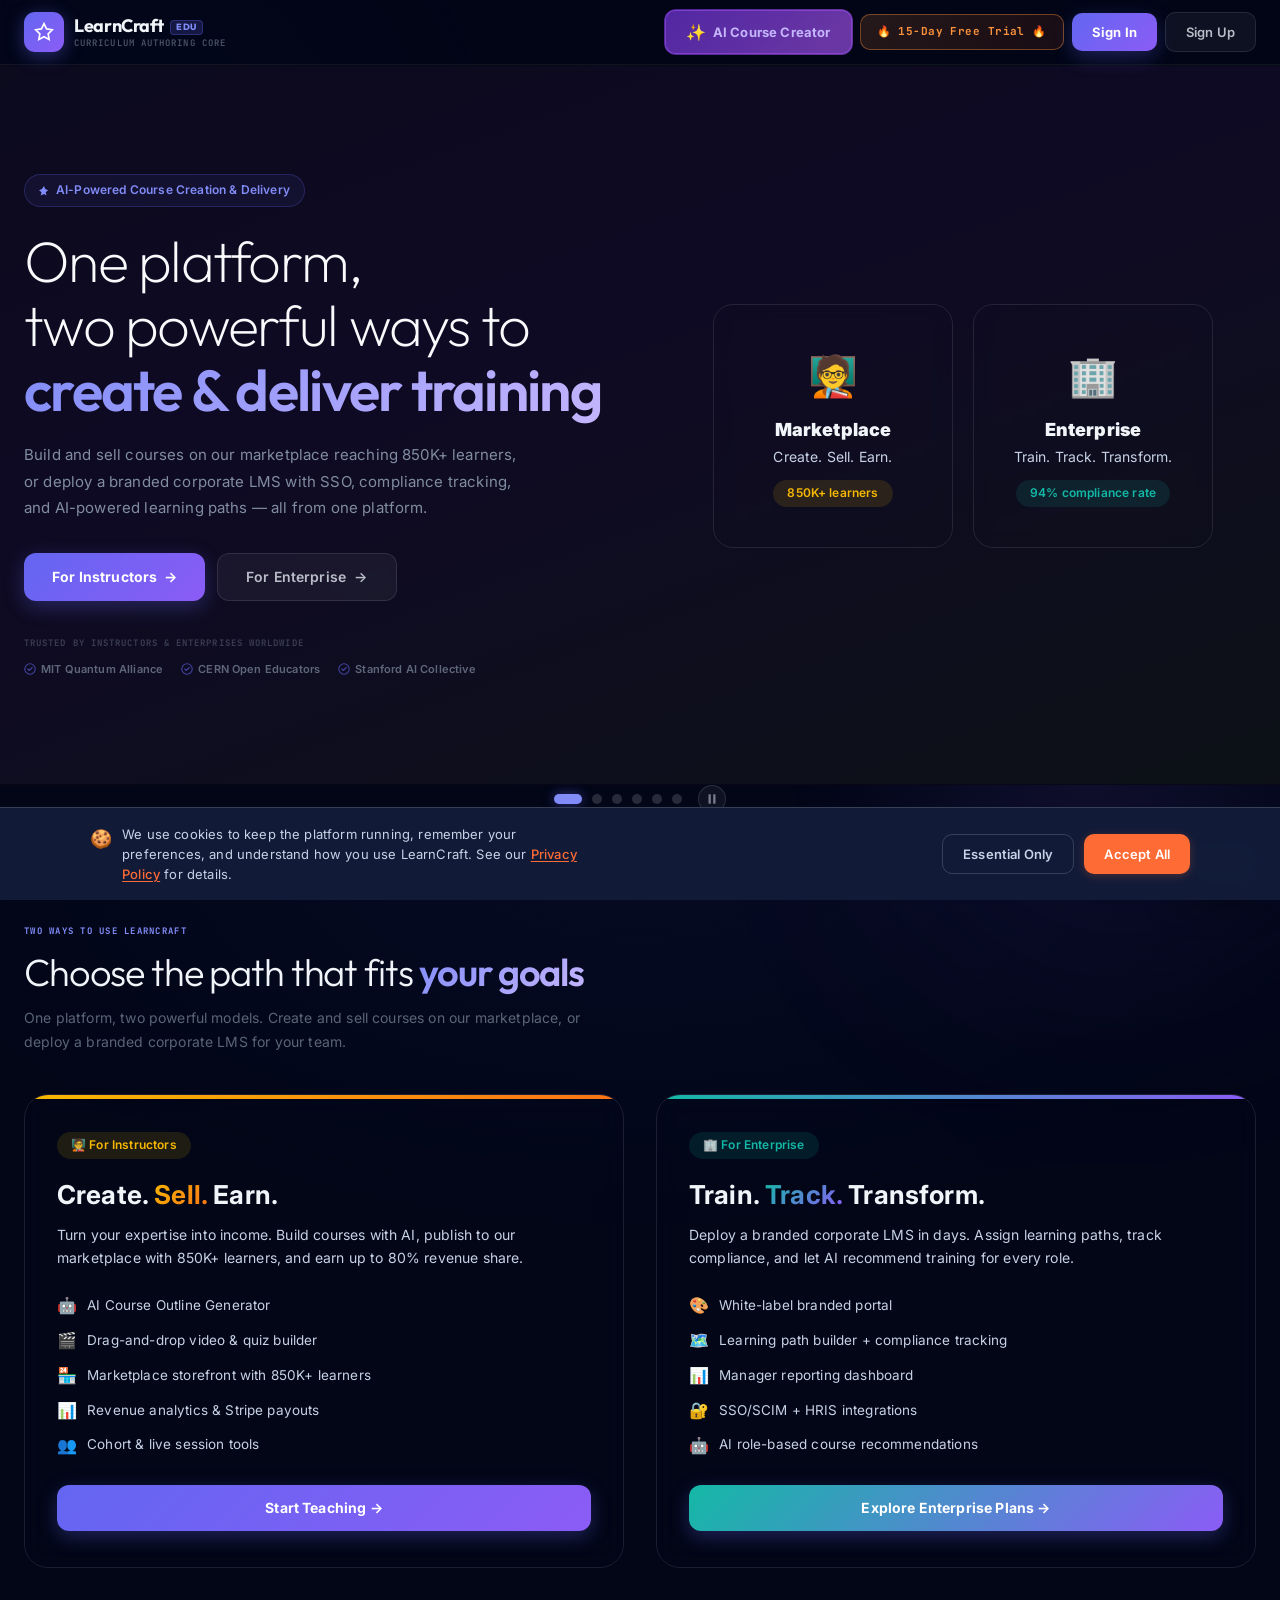
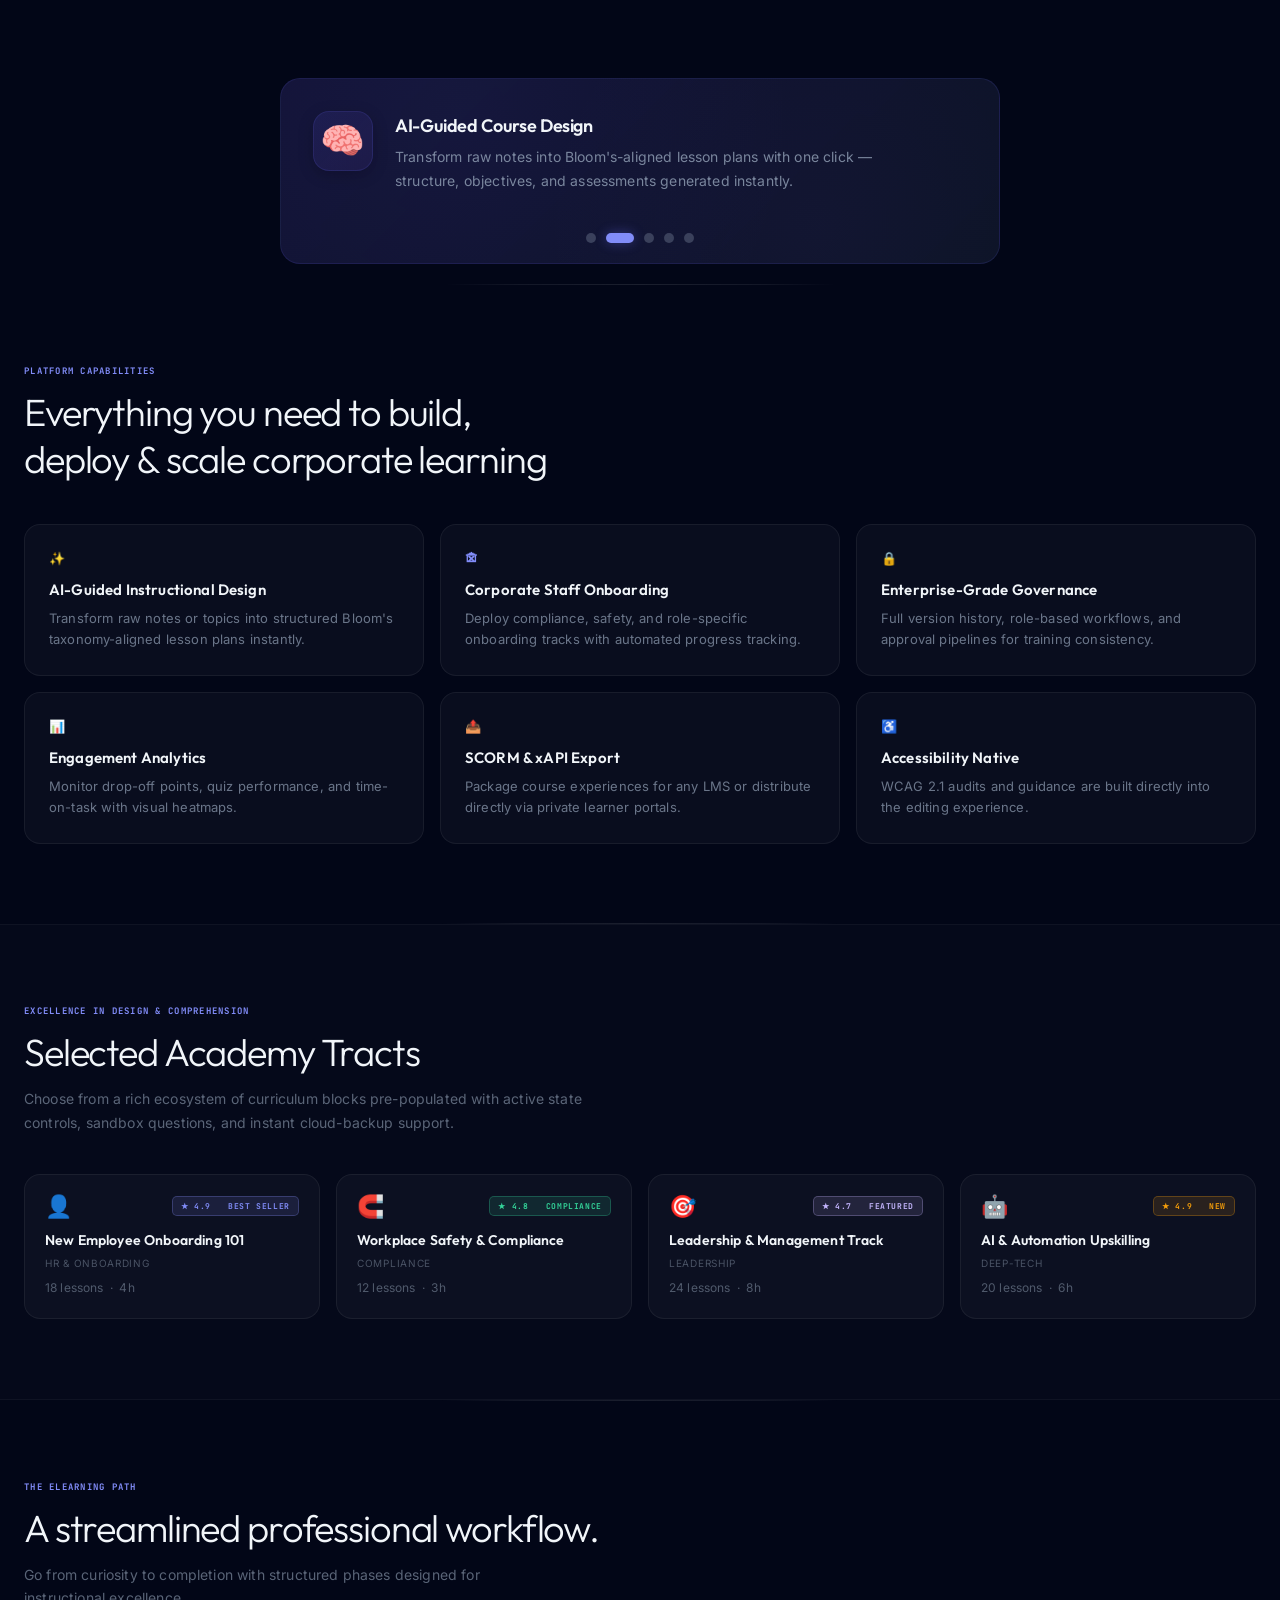
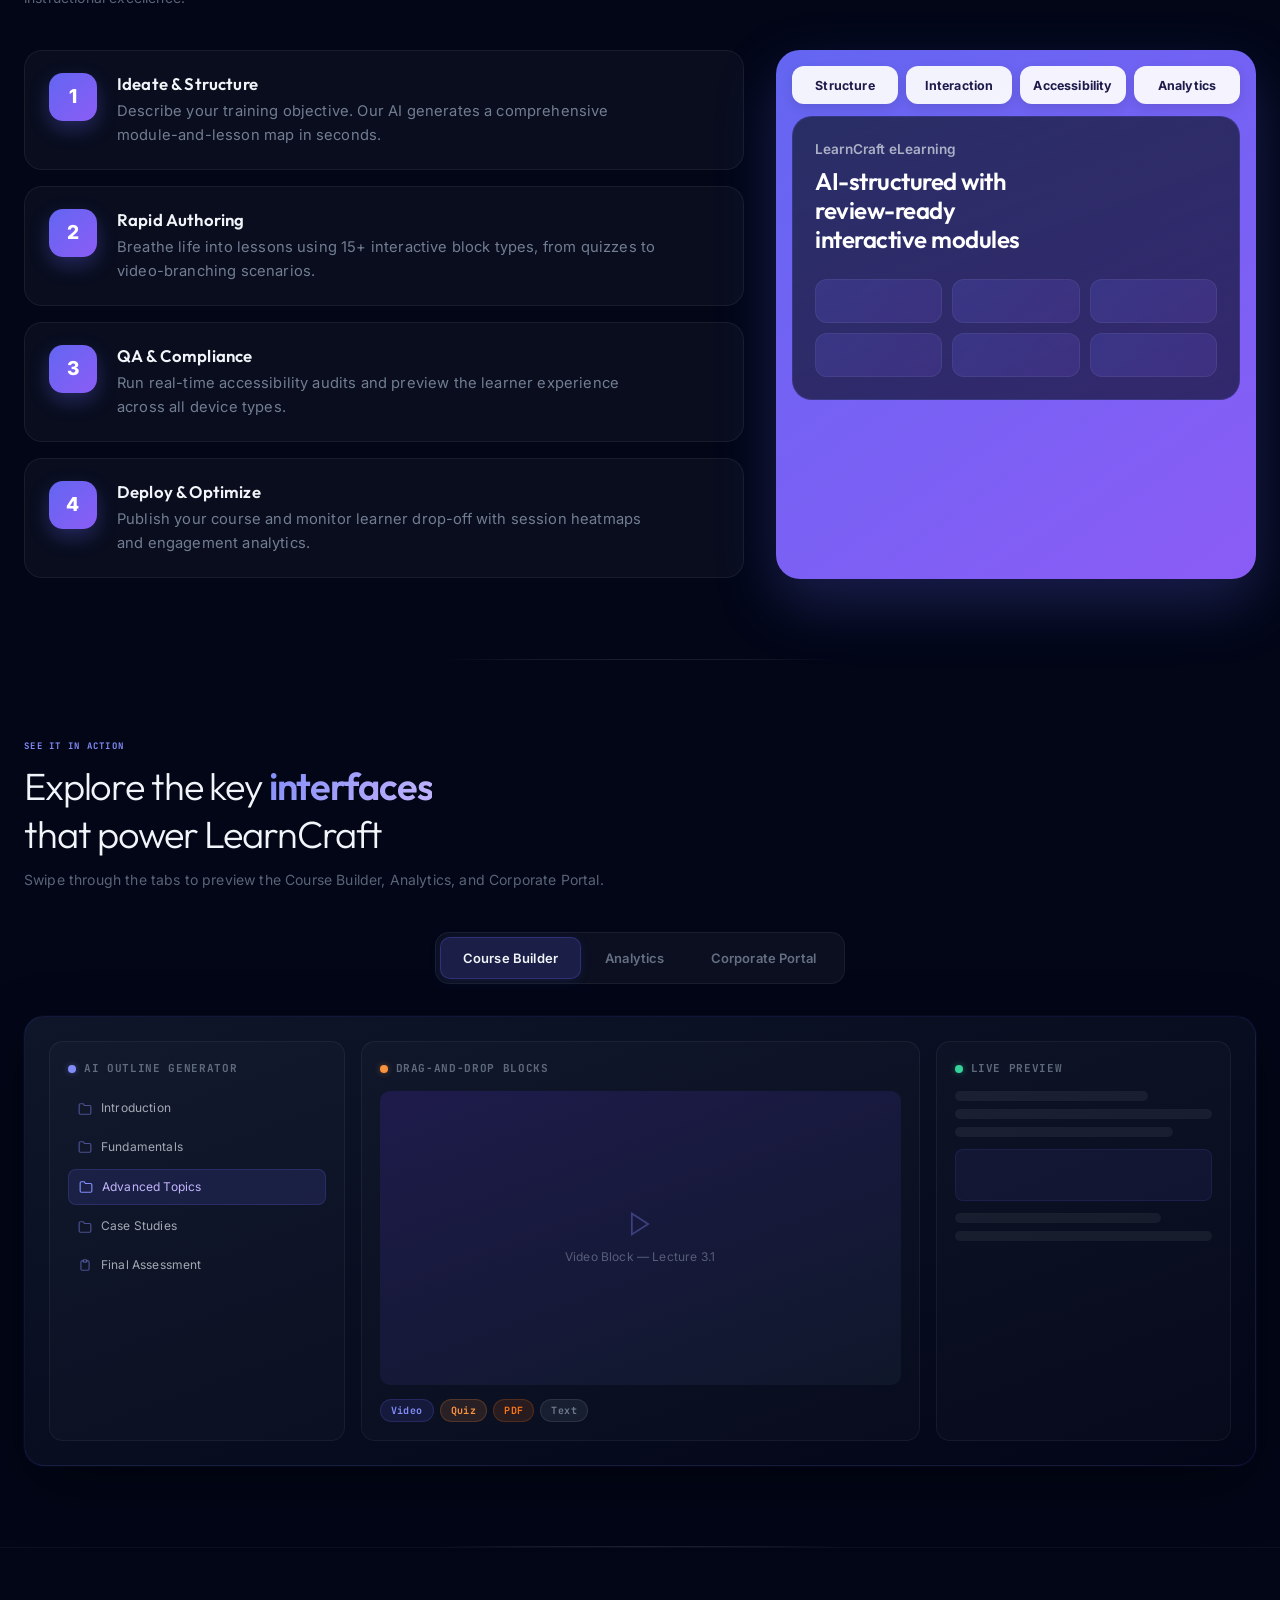
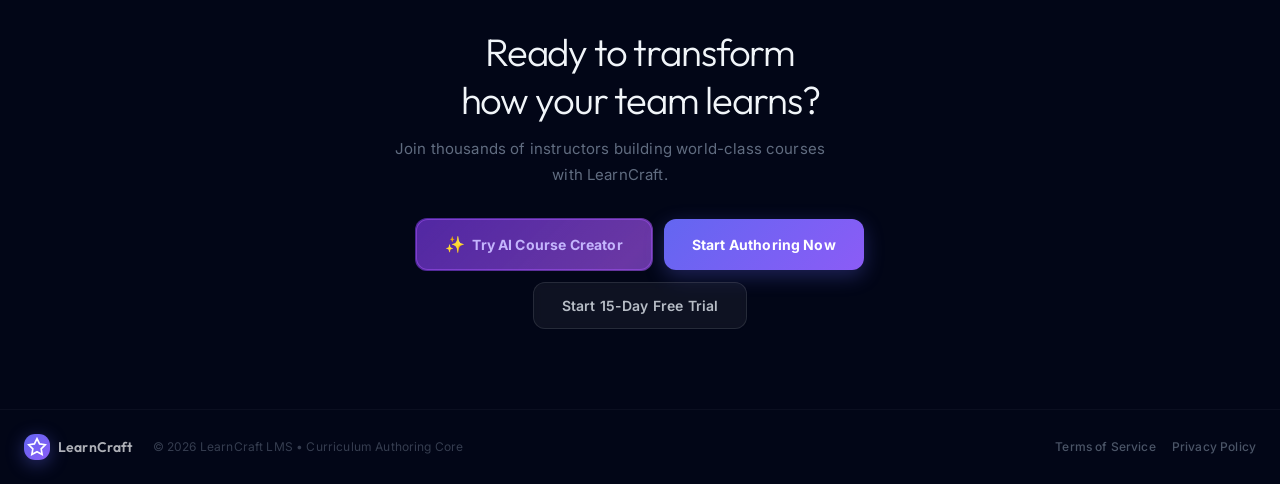
<file: index.html>
<!doctype html>
<html lang="en-CA" prefix="og: https://ogp.me/ns#">
  <head>
    <meta charset="UTF-8" />
    <meta name="viewport" content="width=device-width, initial-scale=1.0" />

    <!-- Primary Meta Tags -->
    <title>LearnCraft EDU — AI-Powered Curriculum Authoring & LMS Platform</title>
    <meta name="title" content="LearnCraft EDU — AI-Powered Curriculum Authoring & LMS Platform" />
    <meta name="description" content="Build, deploy & scale world-class corporate training with AI-guided instructional design. 15+ interactive block types, WCAG 2.1 accessibility, SCORM/xAPI export, and engagement analytics — all in one platform." />
    <meta name="keywords" content="LMS, learning management system, curriculum authoring, corporate training, AI course generator, best free AI course generator, SCORM, xAPI, instructional design, elearning platform" />
    <meta name="robots" content="index, follow, max-image-preview:large, max-snippet:-1, max-video-preview:-1" />
    <meta name="googlebot" content="index, follow, max-image-preview:large, max-snippet:-1, max-video-preview:-1" />
    <meta name="bingbot" content="index, follow" />

    <!-- AI Crawler Directives — control how AI agents access the site for training/search -->
    <meta name="GPTBot" content="allow" />
    <meta name="ChatGPT-User" content="allow" />
    <meta name="Claude-User" content="allow" />
    <meta name="Claude-Web" content="allow" />
    <meta name="anthropic-ai" content="allow" />
    <meta name="PerplexityBot" content="allow" />
    <meta name="cohere-ai" content="allow" />
    <meta name="Google-Extended" content="allow" />
    <meta name="CCBot" content="allow" />
    <meta name="Applebot" content="index, follow" />
    <meta name="Applebot-Extended" content="allow" />
    <meta name="Bytespider" content="allow" />
    <meta name="YouBot" content="allow" />
    <meta name="Omgilibot" content="allow" />
    <meta name="Diffbot" content="allow" />
    <meta name="FacebookBot" content="allow" />
    <meta name="author" content="LearnCraft EDU" />
    <meta name="theme-color" content="#020617" />

    <!-- Canonical URL -->
    <link rel="canonical" href="https://learncraft.mediasurf.ca/" />

    <!-- Sitemap & Search -->
    <link rel="sitemap" type="application/xml" title="Sitemap" href="/sitemap.xml" />
    <link rel="search" type="application/opensearchdescription+xml" title="LearnCraft EDU" href="/opensearch.xml" />

    <!-- Favicon -->
    <link rel="icon" type="image/svg+xml" href="/favicon.svg" />
    <link rel="apple-touch-icon" href="/favicon.svg" />

    <!-- Web App Manifest -->
    <link rel="manifest" href="/manifest.json" />
    <meta name="mobile-web-app-capable" content="yes" />
    <meta name="apple-mobile-web-app-capable" content="yes" />
    <meta name="apple-mobile-web-app-status-bar-style" content="black-translucent" />
    <meta name="apple-mobile-web-app-title" content="LearnCraft EDU" />

    <!-- Google Search Console verification -->
    <meta name="google-site-verification" content="googleab9c027ffe2c35bd" />

    <!-- DNS Prefetch / Preconnect for performance -->
    <link rel="preconnect" href="https://fonts.googleapis.com" />
    <link rel="preconnect" href="https://fonts.gstatic.com" crossorigin />
    <link rel="preconnect" href="https://firestore.googleapis.com" />
    <link rel="dns-prefetch" href="https://fonts.googleapis.com" />
    <link rel="dns-prefetch" href="https://firestore.googleapis.com" />

    <!-- Open Graph / Facebook -->
    <meta property="og:type" content="website" />
    <meta property="og:url" content="https://learncraft.mediasurf.ca/" />
    <meta property="og:title" content="LearnCraft EDU — AI-Powered Curriculum Authoring & LMS Platform" />
    <meta property="og:description" content="Build, deploy & scale world-class corporate training with AI-guided instructional design. 15+ interactive block types, WCAG 2.1 accessibility, SCORM/xAPI export, and engagement analytics." />
    <meta property="og:image" content="https://learncraft.mediasurf.ca/hero.png" />
    <meta property="og:image:width" content="1200" />
    <meta property="og:image:height" content="630" />
    <meta property="og:locale" content="en_CA" />
    <meta property="og:site_name" content="LearnCraft EDU" />

    <!-- Twitter -->
    <meta name="twitter:card" content="summary_large_image" />
    <meta name="twitter:url" content="https://learncraft.mediasurf.ca/" />
    <meta name="twitter:title" content="LearnCraft EDU — AI-Powered Curriculum Authoring & LMS Platform" />
    <meta name="twitter:description" content="Build, deploy & scale world-class corporate training with AI-guided instructional design. 15+ interactive block types, WCAG 2.1 accessibility, SCORM/xAPI export, and engagement analytics." />
    <meta name="twitter:image" content="https://learncraft.mediasurf.ca/hero.png" />

    <!-- JSON-LD Structured Data: Organization -->
    <script type="application/ld+json">
    {
      "@context": "https://schema.org",
      "@type": "Organization",
      "@id": "https://learncraft.mediasurf.ca/#organization",
      "name": "LearnCraft EDU",
      "alternateName": ["LearnCraft LMS", "LearnCraft"],
      "url": "https://learncraft.mediasurf.ca/",
      "logo": "https://learncraft.mediasurf.ca/favicon.svg",
      "image": "https://learncraft.mediasurf.ca/hero.png",
      "description": "AI-powered curriculum authoring and learning management platform for corporate training and education.",
      "foundingDate": "2024",
      "contactPoint": {
        "@type": "ContactPoint",
        "contactType": "sales",
        "url": "https://learncraft.mediasurf.ca/plans"
      },
      "sameAs": []
    }
    </script>

    <!-- JSON-LD Structured Data: WebSite with SearchAction -->
    <script type="application/ld+json">
    {
      "@context": "https://schema.org",
      "@type": "WebSite",
      "@id": "https://learncraft.mediasurf.ca/#website",
      "url": "https://learncraft.mediasurf.ca/",
      "name": "LearnCraft EDU",
      "description": "AI-Powered Curriculum Authoring & LMS Platform",
      "potentialAction": {
        "@type": "SearchAction",
        "target": {
          "@type": "EntryPoint",
          "urlTemplate": "https://learncraft.mediasurf.ca/marketplace/courses?search={search_term_string}"
        },
        "query-input": "required name=search_term_string"
      }
    }
    </script>

    <!-- JSON-LD Structured Data: BreadcrumbList -->
    <script type="application/ld+json">
    {
      "@context": "https://schema.org",
      "@type": "BreadcrumbList",
      "@id": "https://learncraft.mediasurf.ca/#breadcrumb",
      "itemListElement": [
        {
          "@type": "ListItem",
          "position": 1,
          "name": "Home",
          "item": "https://learncraft.mediasurf.ca/"
        }
      ]
    }
    </script>

    <!-- JSON-LD Structured Data: WebApplication -->
    <script type="application/ld+json">
    {
      "@context": "https://schema.org",
      "@type": "WebApplication",
      "@id": "https://learncraft.mediasurf.ca/#webapp",
      "name": "LearnCraft EDU",
      "url": "https://learncraft.mediasurf.ca/",
      "description": "AI-powered curriculum authoring platform with 20+ interactive block types, built-in WCAG 2.1 accessibility audits, SCORM/xAPI export, and engagement analytics.",
      "applicationCategory": "EducationalApplication",
      "operatingSystem": "All",
      "browserRequirements": "Requires JavaScript. Works in all modern browsers.",
      "featureList": [
        "AI Course Outline Generator",
        "Drag-and-Drop Interactive Block Builder",
        "WCAG 2.1 Accessibility Audits",
        "SCORM & xAPI Export",
        "Engagement Analytics & Heatmaps",
        "White-Label Enterprise Portal",
        "SSO/SCIM Integrations",
        "Stripe Marketplace Payouts"
      ],
      "offers": {
        "@type": "Offer",
        "price": "0",
        "priceCurrency": "CAD",
        "description": "15-day free trial — no credit card required"
      }
    }
    </script>
    <script type="module" crossorigin src="/assets/index-DlLJ9wqh.js"></script>
    <link rel="modulepreload" crossorigin href="/assets/_plugin-vue_export-helper-B2pS9I3J.js">
    <link rel="modulepreload" crossorigin href="/assets/index.esm-DPCe87BO.js">
    <link rel="modulepreload" crossorigin href="/assets/index.esm-yz259z-O.js">
    <link rel="modulepreload" crossorigin href="/assets/index.esm-57mpuDyd.js">
    <link rel="modulepreload" crossorigin href="/assets/index.esm-CC7G1Hro.js">
    <link rel="modulepreload" crossorigin href="/assets/config-BF9BOx4R.js">
    <link rel="modulepreload" crossorigin href="/assets/authStore-DePRgLu6.js">
    <link rel="modulepreload" crossorigin href="/assets/lms-CderHy8v.js">
    <link rel="stylesheet" crossorigin href="/assets/index-0gsL-sDk.css">
  </head>
  <body>
    <div id="app"></div>
  </body>
</html>
</file>
